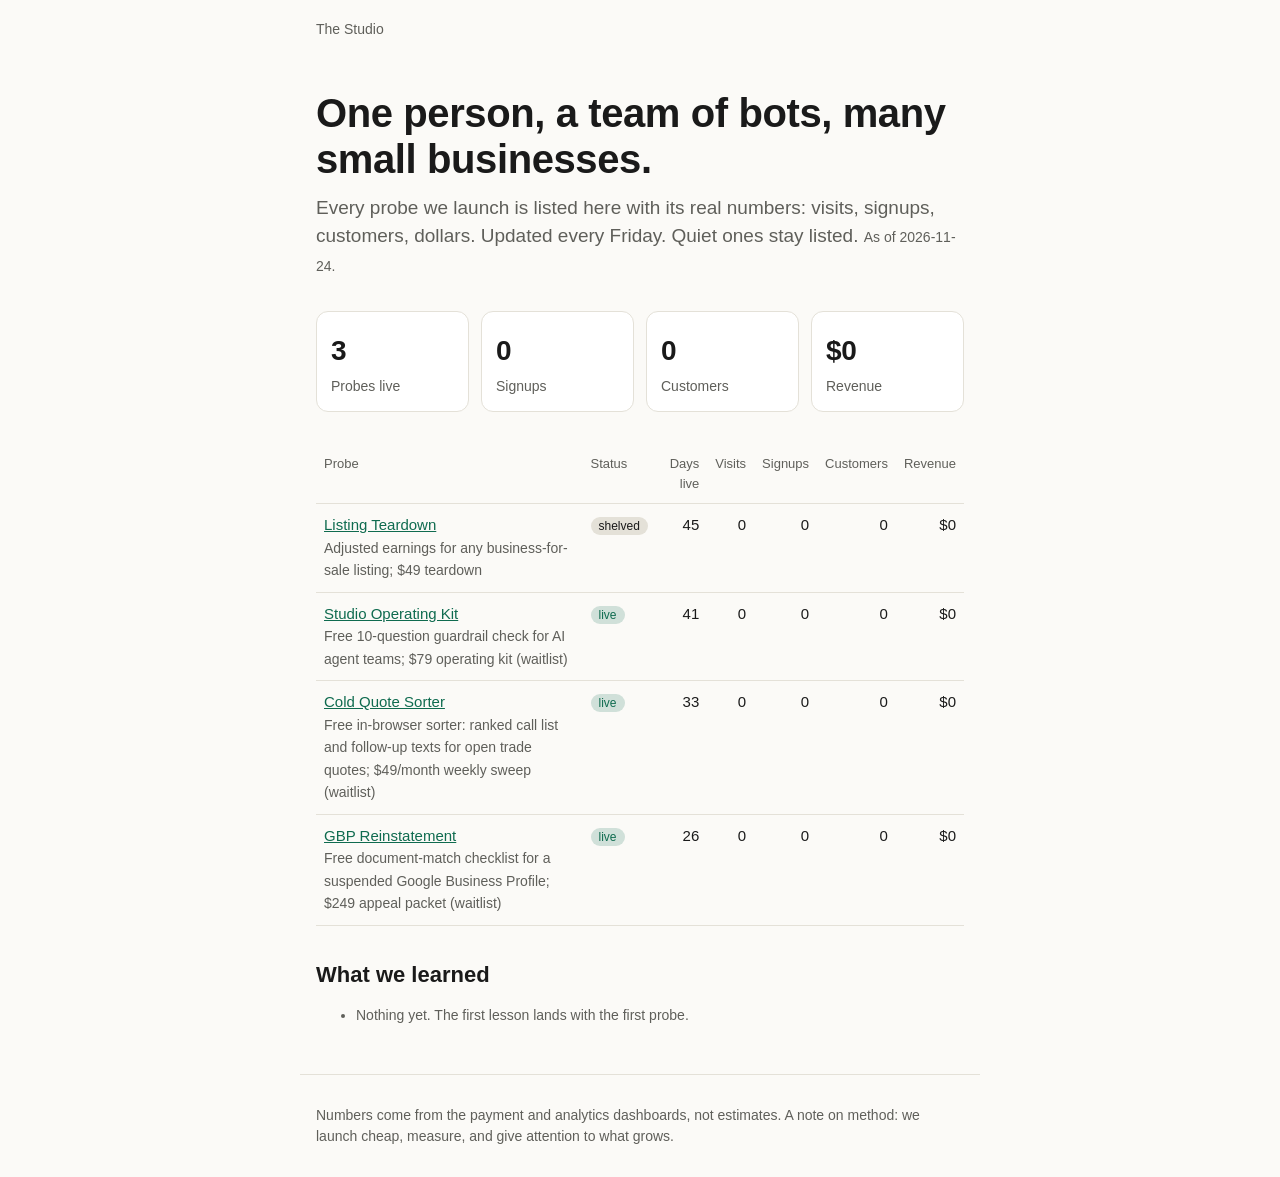
<file: index.html>
<!doctype html>
<html lang="en">
<head>
<meta charset="utf-8">
<meta name="viewport" content="width=device-width, initial-scale=1">
<title>The Studio, in numbers</title>
<meta name="description" content="A portfolio of small businesses run by one person and a team of bots. Every probe, every number, updated weekly.">
<link rel="stylesheet" href="shared/probe.css">
<style>
  table { width: 100%; border-collapse: collapse; font-variant-numeric: tabular-nums; font-size: 15px; }
  th, td { text-align: left; padding: 10px 8px; border-bottom: 1px solid var(--line); vertical-align: top; }
  th { color: var(--muted); font-weight: 500; font-size: 13px; }
  td.n { text-align: right; } th.n { text-align: right; }
  .status { font-size: 12px; padding: 2px 8px; border-radius: 999px; background: var(--line); }
  .status.live { background: color-mix(in srgb, var(--good) 18%, transparent); color: var(--good); }
  .status.venture { background: color-mix(in srgb, var(--accent) 25%, transparent); }
  .tiles { display: grid; grid-template-columns: repeat(auto-fit, minmax(140px, 1fr)); gap: 12px; margin: 20px 0; }
  .tile { background: var(--card); border: 1px solid var(--line); border-radius: 12px; padding: 14px; }
  .tile .big { font-size: 28px; }
  .tile .small { margin: 0; }
</style>
</head>
<body>
<header class="wrap"><a class="studio" href="./">The Studio</a></header>
<main class="wrap">
  <section class="hero">
    <h1>One person, a team of bots, many small businesses.</h1>
    <p class="lede">Every probe we launch is listed here with its real numbers: visits, signups, customers, dollars. Updated every Friday. Quiet ones stay listed. <span id="asof" class="small"></span></p>
  </section>
  <section class="tiles" id="tiles"></section>
  <section>
    <table id="table">
      <thead><tr><th>Probe</th><th>Status</th><th class="n">Days live</th><th class="n">Visits</th><th class="n">Signups</th><th class="n">Customers</th><th class="n">Revenue</th></tr></thead>
      <tbody></tbody>
    </table>
    <p class="small" id="empty" hidden>Nothing live yet. First probes ship this week.</p>
  </section>
  <section id="learned"><h2>What we learned</h2><ul id="learned-list" class="small"></ul></section>
</main>
<footer class="wrap small"><p>Numbers come from the payment and analytics dashboards, not estimates. A note on method: we launch cheap, measure, and give attention to what grows.</p></footer>
<script>
fetch("dashboard.json", { cache: "no-store" }).then(function (r) { return r.json(); }).then(function (d) {
  document.getElementById("asof").textContent = d.asOf ? "As of " + d.asOf + "." : "";
  var probes = d.probes || [];
  var sum = function (k) { return probes.reduce(function (a, p) { return a + (+p[k] || 0); }, 0); };
  var live = probes.filter(function (p) { return p.status === "live" || p.status === "venture"; }).length;
  var tiles = [["Probes live", live], ["Signups", sum("signups")], ["Customers", sum("customers")], ["Revenue", "$" + sum("revenue").toLocaleString("en-US")]];
  document.getElementById("tiles").innerHTML = tiles.map(function (t) { return '<div class="tile"><div class="big">' + t[1] + '</div><p class="small">' + t[0] + '</p></div>'; }).join("");
  var tb = document.querySelector("#table tbody");
  if (!probes.length) { document.getElementById("empty").hidden = false; document.getElementById("table").hidden = true; }
  var today = new Date();
  tb.innerHTML = probes.map(function (p) {
    var days = p.launched ? Math.max(0, Math.round((today - new Date(p.launched)) / 864e5)) : "—";
    var name = p.url ? '<a href="' + p.url + '">' + p.name + '</a>' : p.name;
    return "<tr><td>" + name + '<br><span class="small">' + (p.offer || "") + "</span></td><td><span class=\"status " + p.status + '">' + p.status + "</span></td><td class=\"n\">" + days + '</td><td class="n">' + (p.visits ?? "—") + '</td><td class="n">' + (p.signups ?? "—") + '</td><td class="n">' + (p.customers ?? "—") + '</td><td class="n">$' + (+p.revenue || 0).toLocaleString("en-US") + "</td></tr>";
  }).join("");
  document.getElementById("learned-list").innerHTML = (d.learned || []).map(function (l) { return "<li>" + l + "</li>"; }).join("") || "<li>Nothing yet. The first lesson lands with the first probe.</li>";
}).catch(function () { document.getElementById("empty").hidden = false; });
</script>
<!-- Cloudflare Web Analytics --><script defer src='https://static.cloudflareinsights.com/beacon.min.js' data-cf-beacon='{"token": "9410894e9e6a44709dacf789117d0cad"}'></script>
</body>
</html>
</file>
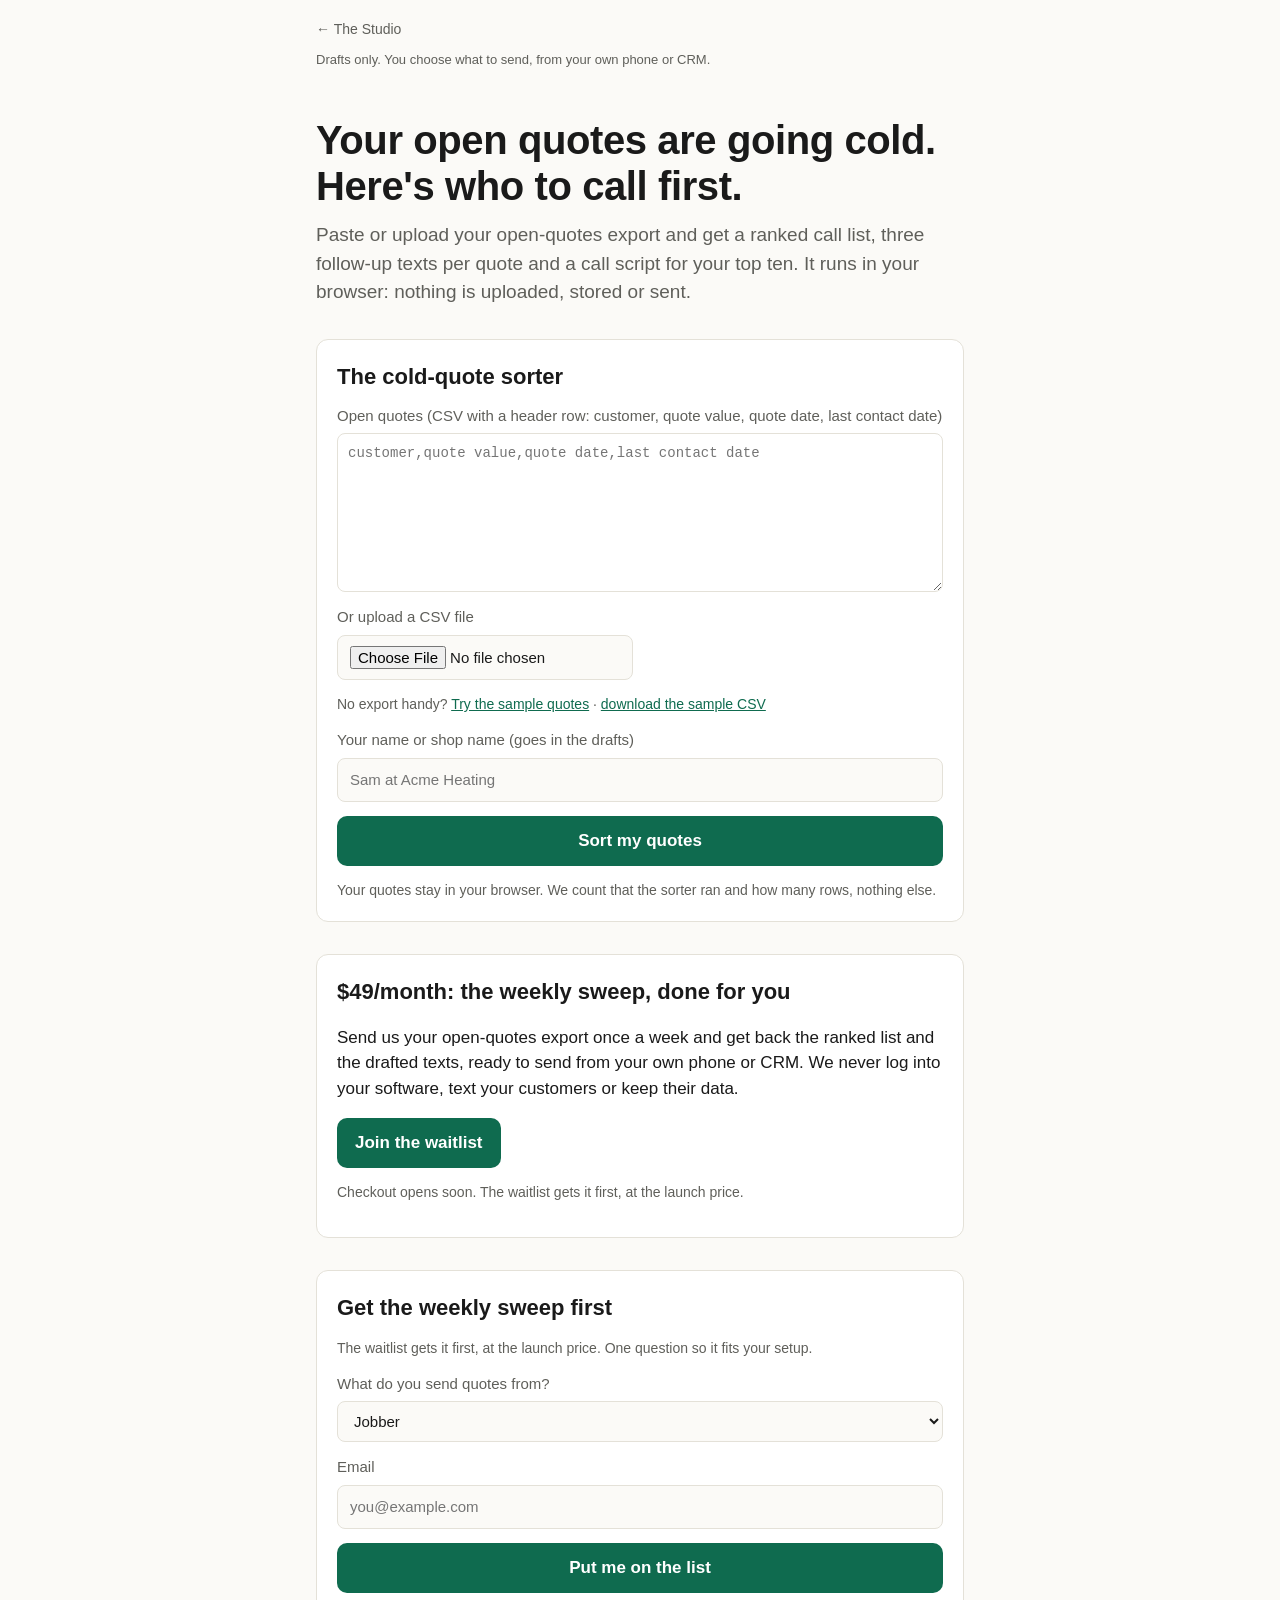
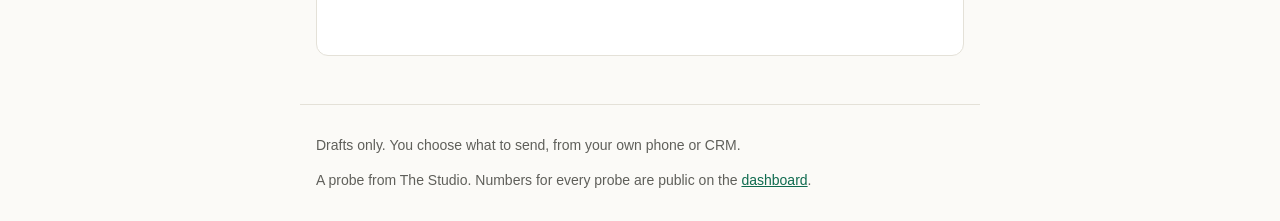
<file: cold-quote-sorter/index.html>
<!doctype html>
<html lang="en">
<head>
<meta charset="utf-8">
<meta name="viewport" content="width=device-width, initial-scale=1">
<title>Who to call first on your open quotes</title>
<meta name="description" content="A free in-browser sorter for HVAC, plumbing, roofing and painting shops: paste your open quotes, get a ranked call list, drafted follow-up texts and a call script.">
<link rel="stylesheet" href="../shared/probe.css">
<script src="config.js"></script>
</head>
<body>
<header class="wrap">
  <a class="studio" href="../">← <span data-studio-name>The Studio</span></a>
  <p class="disclaimer" data-disclaimer>Drafts only. You choose what to send, from your own phone or CRM.</p>
</header>

<main class="wrap">
  <section class="hero">
    <h1>Your open quotes are going cold. Here's who to call first.</h1>
    <p class="lede">Paste or upload your open-quotes export and get a ranked call list, three follow-up texts per quote and a call script for your top ten. It runs in your browser: nothing is uploaded, stored or sent.</p>
  </section>

  <section class="tool" id="tool">
    <h2>The cold-quote sorter</h2>
    <form id="tool-form" onsubmit="return false" autocomplete="off">
      <label>Open quotes (CSV with a header row: customer, quote value, quote date, last contact date)
        <textarea name="csv" id="csv" rows="7" spellcheck="false" style="width:100%;font:14px/1.4 ui-monospace,Menlo,monospace;padding:10px;border:1px solid var(--line);border-radius:8px;background:transparent;color:inherit" placeholder="customer,quote value,quote date,last contact date"></textarea></label>
      <div class="row">
        <label>Or upload a CSV file <input type="file" id="file" accept=".csv,text/csv,text/plain"></label>
      </div>
      <p class="small" style="margin:0">No export handy? <a href="#" id="sample">Try the sample quotes</a> · <a href="#" id="sample-dl" download="sample-open-quotes.csv">download the sample CSV</a></p>
      <div id="mapping" hidden>
        <p class="small" style="margin:8px 0 0">Check which column is which:</p>
        <div class="row">
          <label>Customer <select name="m_customer"></select></label>
          <label>Quote value <select name="m_value"></select></label>
        </div>
        <div class="row">
          <label>Quote date <select name="m_date"></select></label>
          <label>Last contact date <select name="m_touch"></select></label>
        </div>
      </div>
      <label>Your name or shop name (goes in the drafts) <input type="text" name="sender" placeholder="Sam at Acme Heating"></label>
      <button type="button" class="primary" id="run">Sort my quotes</button>
      <p class="small" style="margin:0">Your quotes stay in your browser. We count that the sorter ran and how many rows, nothing else.</p>
    </form>
    <div id="result" class="result" hidden></div>
  </section>

  <section class="paid" id="paid">
    <h2>$49/month: the weekly sweep, done for you</h2>
    <p>Send us your open-quotes export once a week and get back the ranked list and the drafted texts, ready to send from your own phone or CRM. We never log into your software, text your customers or keep their data.</p>
    <a class="primary" id="paid-cta" href="#" target="_blank" rel="noopener">Loading…</a>
    <p class="small" id="paid-note"></p>
  </section>

  <section class="capture" id="capture">
    <h2>Get the weekly sweep first</h2>
    <p class="small">The waitlist gets it first, at the launch price. One question so it fits your setup.</p>
    <form id="capture-form" onsubmit="return false">
      <label>What do you send quotes from?
        <select name="software">
          <option value="jobber">Jobber</option>
          <option value="servicetitan">ServiceTitan</option>
          <option value="housecall-pro">Housecall Pro</option>
          <option value="paper-or-spreadsheet">Paper or a spreadsheet</option>
          <option value="other">Other</option>
        </select></label>
      <label>Email <input type="email" name="email" required autocomplete="email" placeholder="you@example.com"></label>
      <button type="button" class="primary" id="capture-btn">Put me on the list</button>
      <p class="small" id="capture-msg" aria-live="polite"></p>
    </form>
  </section>
</main>

<footer class="wrap small">
  <p data-disclaimer-footer></p>
  <p>A probe from <span data-studio-name>The Studio</span>. Numbers for every probe are public on the <a href="../">dashboard</a>.</p>
</footer>

<script src="../shared/probe.js"></script>
<script src="tool.js"></script>
</body>
</html>
</file>
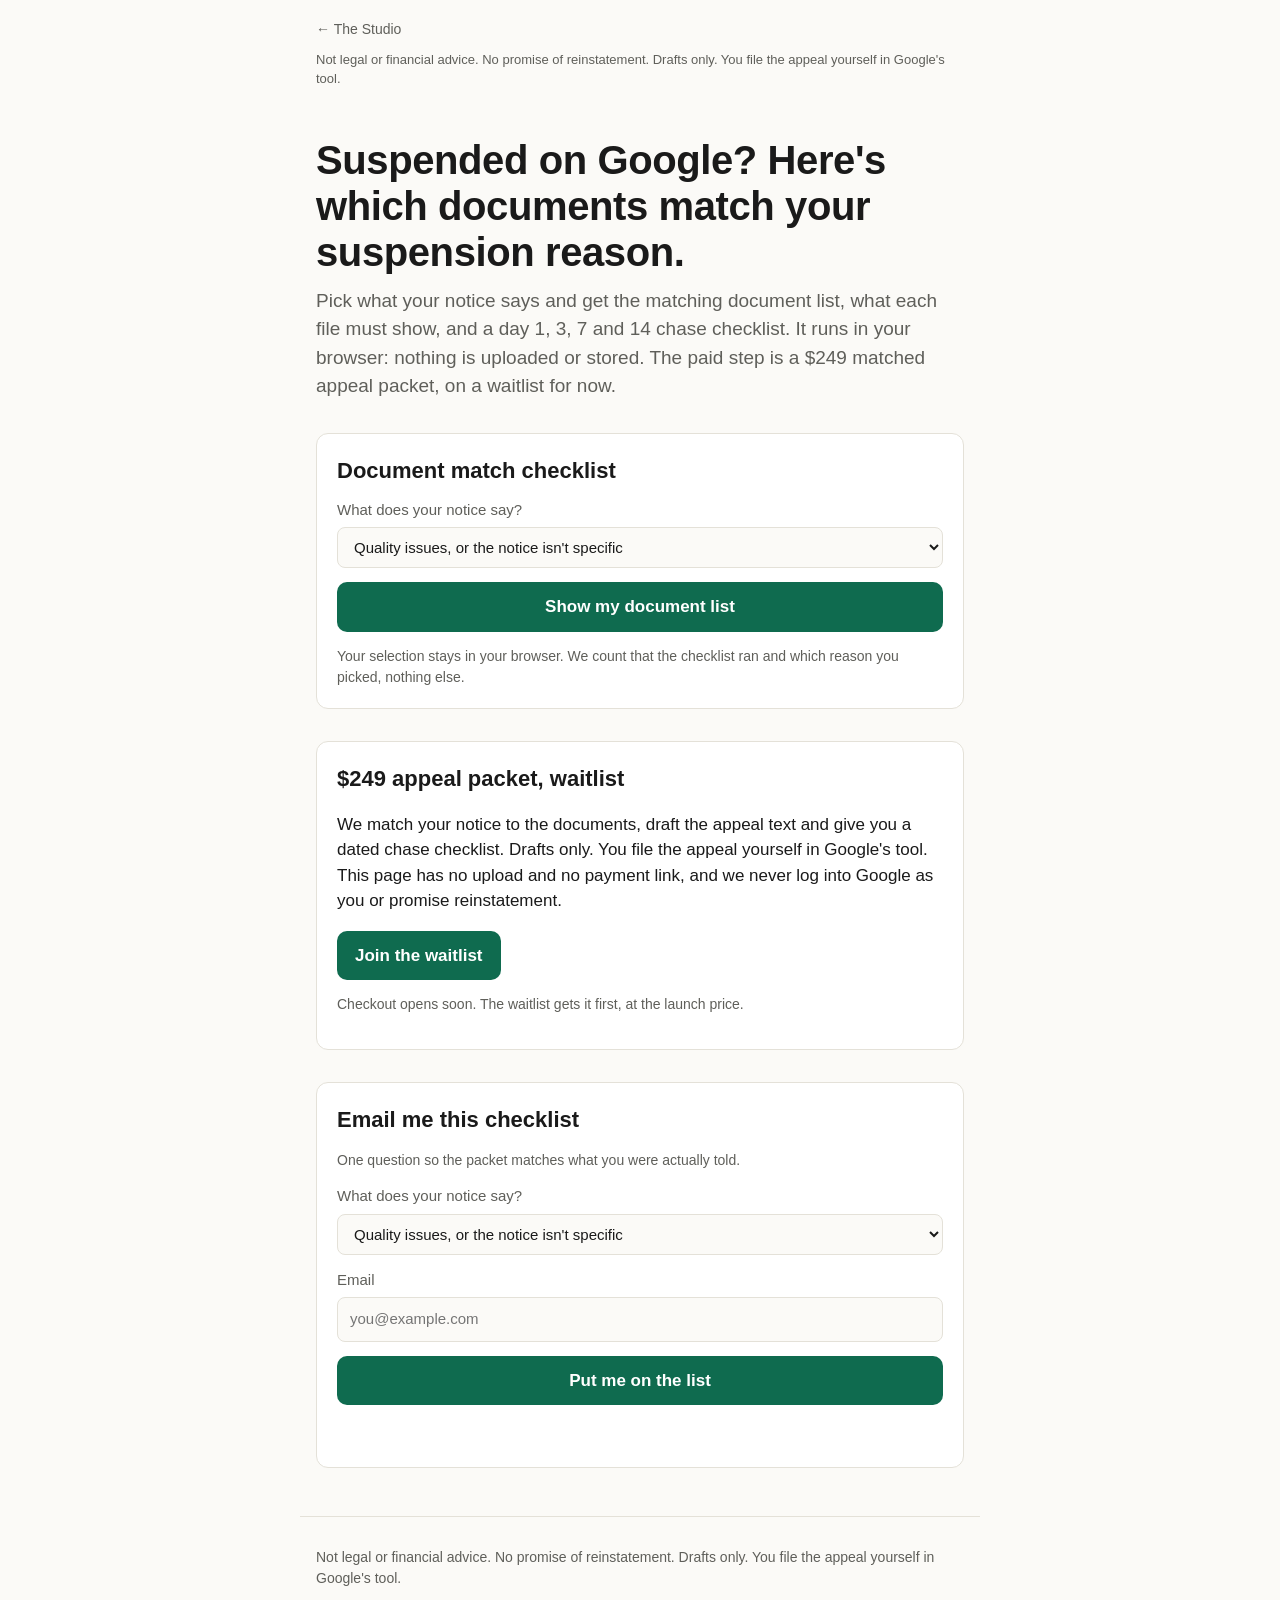
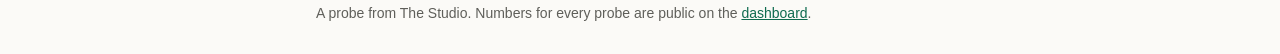
<file: gbp-reinstatement/index.html>
<!doctype html>
<html lang="en">
<head>
<meta charset="utf-8">
<meta name="viewport" content="width=device-width, initial-scale=1">
<title>Which documents match your Google Business Profile suspension</title>
<meta name="description" content="A free in-browser checklist for US local-business owners whose Google Business Profile is suspended: the documents that match your notice, what each must show, and a day 1/3/7/14 chase plan.">
<link rel="stylesheet" href="../shared/probe.css">
<script src="config.js"></script>
</head>
<body>
<header class="wrap">
  <a class="studio" href="../">← <span data-studio-name>The Studio</span></a>
  <p class="disclaimer" data-disclaimer>Not legal or financial advice. No promise of reinstatement. Drafts only. You file the appeal yourself in Google's tool.</p>
</header>

<main class="wrap">
  <section class="hero">
    <h1>Suspended on Google? Here's which documents match your suspension reason.</h1>
    <p class="lede">Pick what your notice says and get the matching document list, what each file must show, and a day 1, 3, 7 and 14 chase checklist. It runs in your browser: nothing is uploaded or stored. The paid step is a $249 matched appeal packet, on a waitlist for now.</p>
  </section>

  <section class="tool" id="tool">
    <h2>Document match checklist</h2>
    <form id="tool-form" onsubmit="return false" autocomplete="off">
      <label>What does your notice say?
        <select name="reason" id="reason"></select></label>
      <button type="button" class="primary" id="run">Show my document list</button>
      <p class="small" style="margin:0">Your selection stays in your browser. We count that the checklist ran and which reason you picked, nothing else.</p>
    </form>
    <div id="result" class="result" hidden></div>
  </section>

  <section class="paid" id="paid">
    <h2>$249 appeal packet, waitlist</h2>
    <p>We match your notice to the documents, draft the appeal text and give you a dated chase checklist. Drafts only. You file the appeal yourself in Google's tool. This page has no upload and no payment link, and we never log into Google as you or promise reinstatement.</p>
    <a class="primary" id="paid-cta" href="#" target="_blank" rel="noopener">Loading…</a>
    <p class="small" id="paid-note"></p>
  </section>

  <section class="capture" id="capture">
    <h2>Email me this checklist</h2>
    <p class="small">One question so the packet matches what you were actually told.</p>
    <form id="capture-form" onsubmit="return false">
      <label>What does your notice say?
        <select name="notice" id="notice"></select></label>
      <label>Email <input type="email" name="email" required autocomplete="email" placeholder="you@example.com"></label>
      <button type="button" class="primary" id="capture-btn">Put me on the list</button>
      <p class="small" id="capture-msg" aria-live="polite"></p>
    </form>
  </section>
</main>

<footer class="wrap small">
  <p data-disclaimer-footer></p>
  <p>A probe from <span data-studio-name>The Studio</span>. Numbers for every probe are public on the <a href="../">dashboard</a>.</p>
</footer>

<script src="../shared/probe.js"></script>
<script src="tool.js"></script>
</body>
</html>
</file>
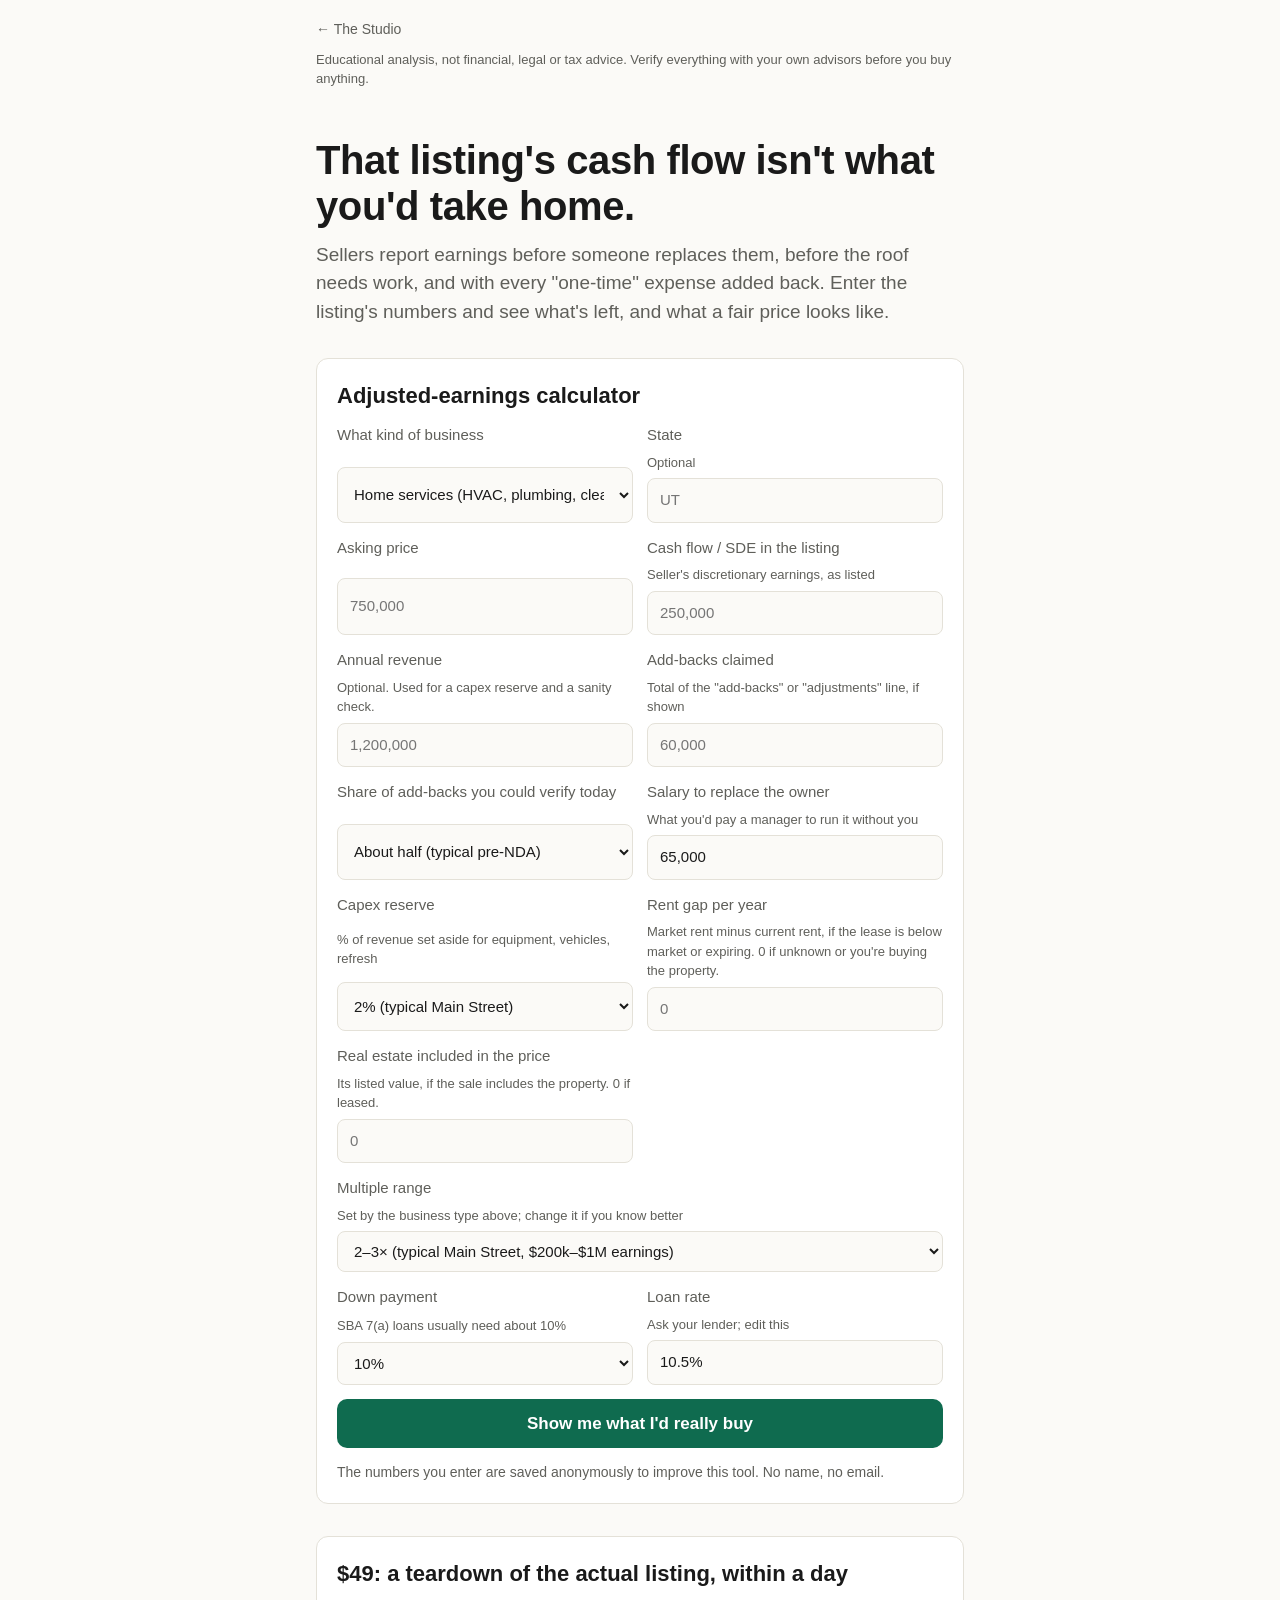
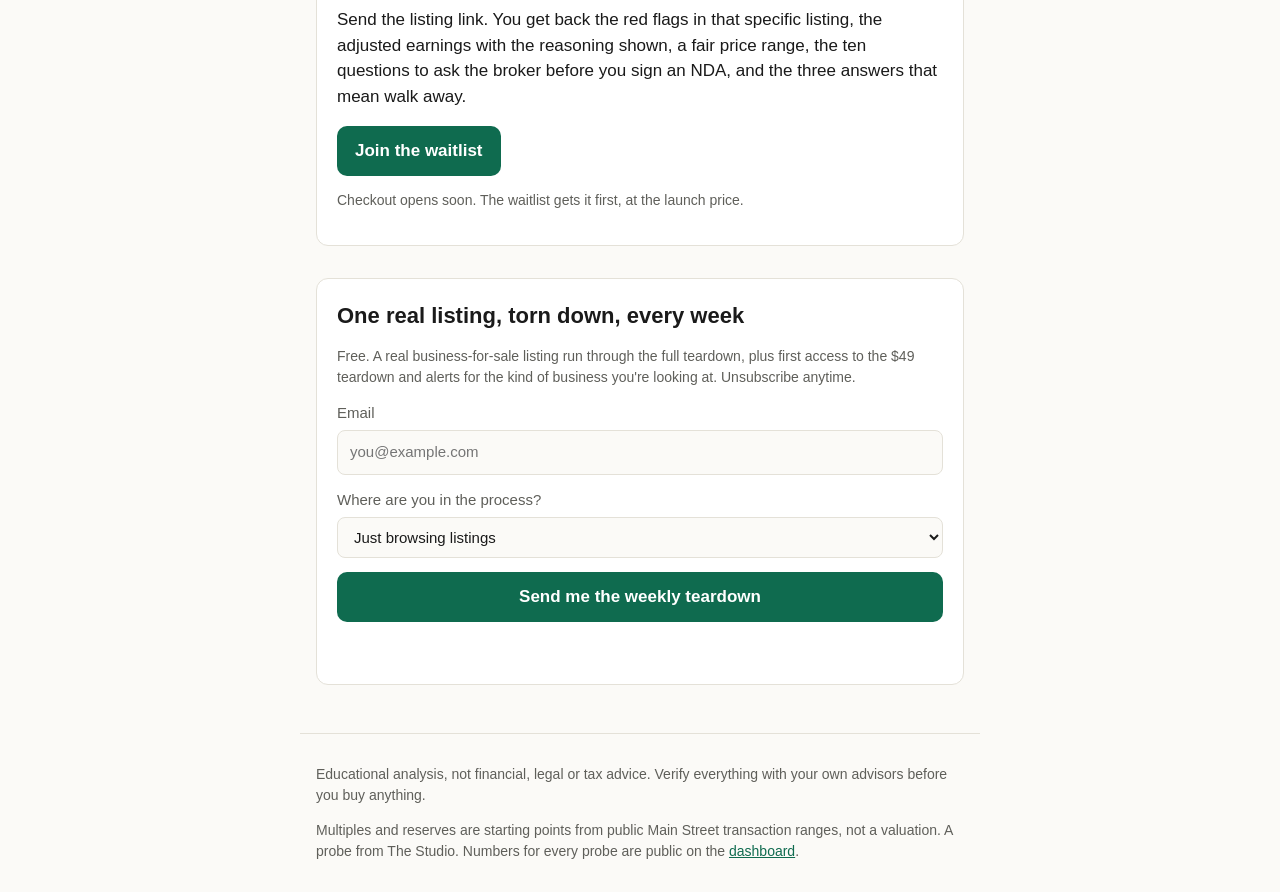
<file: listing-teardown/index.html>
<!doctype html>
<html lang="en">
<head>
<meta charset="utf-8">
<meta name="viewport" content="width=device-width, initial-scale=1">
<title>What you're really buying</title>
<meta name="description" content="Paste the numbers from any business-for-sale listing and see the earnings you'd actually take home, a fair price range, and the questions to ask the broker.">
<link rel="stylesheet" href="../shared/probe.css">
<script src="config.js"></script>
</head>
<body>
<header class="wrap">
  <a class="studio" href="../">← <span data-studio-name>The Studio</span></a>
  <p class="disclaimer" data-disclaimer>Educational analysis, not financial, legal or tax advice. Verify everything with your own advisors before you buy anything.</p>
</header>

<main class="wrap">
  <section class="hero">
    <h1>That listing's cash flow isn't what you'd take home.</h1>
    <p class="lede">Sellers report earnings before someone replaces them, before the roof needs work, and with every "one-time" expense added back. Enter the listing's numbers and see what's left, and what a fair price looks like.</p>
  </section>

  <section class="tool" id="tool">
    <h2>Adjusted-earnings calculator</h2>
    <form id="tool-form" onsubmit="return false" autocomplete="off">
      <div class="row">
        <label>What kind of business
          <select name="industry">
            <option value="carwash">Car wash</option>
            <option value="laundromat">Laundromat</option>
            <option value="homeservices" selected>Home services (HVAC, plumbing, cleaning…)</option>
            <option value="auto">Auto repair</option>
            <option value="restaurant">Restaurant or café</option>
            <option value="ecommerce">E-commerce or online</option>
            <option value="other">Something else</option>
          </select></label>
        <label>State <small>Optional</small><input type="text" name="state" maxlength="2" placeholder="UT" style="text-transform:uppercase"></label>
      </div>
      <div class="row">
        <label>Asking price <input type="text" name="asking" inputmode="decimal" placeholder="750,000"></label>
        <label>Cash flow / SDE in the listing <small>Seller's discretionary earnings, as listed</small><input type="text" name="sde" inputmode="decimal" placeholder="250,000"></label>
      </div>
      <div class="row">
        <label>Annual revenue <small>Optional. Used for a capex reserve and a sanity check.</small><input type="text" name="revenue" inputmode="decimal" placeholder="1,200,000"></label>
        <label>Add-backs claimed <small>Total of the "add-backs" or "adjustments" line, if shown</small><input type="text" name="addbacks" inputmode="decimal" placeholder="60,000"></label>
      </div>
      <div class="row">
        <label>Share of add-backs you could verify today
          <select name="verify">
            <option value="1">All of them (documented)</option>
            <option value="0.5" selected>About half (typical pre-NDA)</option>
            <option value="0.25">A quarter</option>
            <option value="0">None (nothing shown yet)</option>
          </select></label>
        <label>Salary to replace the owner <small>What you'd pay a manager to run it without you</small><input type="text" name="salary" inputmode="decimal" value="65,000"></label>
      </div>
      <div class="row">
        <label>Capex reserve <small>% of revenue set aside for equipment, vehicles, refresh</small>
          <select name="capex">
            <option value="0.01">1% (light: services, online)</option>
            <option value="0.02" selected>2% (typical Main Street)</option>
            <option value="0.04">4% (heavy: fleets, kitchens, machines)</option>
          </select></label>
        <label>Rent gap per year <small>Market rent minus current rent, if the lease is below market or expiring. 0 if unknown or you're buying the property.</small><input type="text" name="rent" inputmode="decimal" placeholder="0"></label>
      </div>
      <div class="row">
        <label>Real estate included in the price <small>Its listed value, if the sale includes the property. 0 if leased.</small><input type="text" name="realestate" inputmode="decimal" placeholder="0"></label>
        <span></span>
      </div>
      <label>Multiple range <small>Set by the business type above; change it if you know better</small>
        <select name="mult">
          <option value="1.5,2.5">1.5–2.5× (owner-operated, under $200k earnings)</option>
          <option value="2,3" selected>2–3× (typical Main Street, $200k–$1M earnings)</option>
          <option value="2.5,3.5">2.5–3.5× (manager-run, recurring revenue)</option>
          <option value="3,4.5">3–4.5× (strong recurring, $1M+ earnings)</option>
        </select></label>
      <div class="row">
        <label>Down payment <small>SBA 7(a) loans usually need about 10%</small>
          <select name="down"><option value="0.1" selected>10%</option><option value="0.2">20%</option><option value="0.3">30%</option><option value="1">All cash</option></select></label>
        <label>Loan rate <small>Ask your lender; edit this</small><input type="text" name="rate" inputmode="decimal" value="10.5%"></label>
      </div>
      <button type="button" class="primary" id="run">Show me what I'd really buy</button>
      <p class="small" style="margin:0">The numbers you enter are saved anonymously to improve this tool. No name, no email.</p>
    </form>
    <div id="result" class="result" hidden></div>
  </section>

  <section class="paid" id="paid">
    <h2>$49: a teardown of the actual listing, within a day</h2>
    <p>Send the listing link. You get back the red flags in that specific listing, the adjusted earnings with the reasoning shown, a fair price range, the ten questions to ask the broker before you sign an NDA, and the three answers that mean walk away.</p>
    <a class="primary" id="paid-cta" href="#" target="_blank" rel="noopener">Loading…</a>
    <p class="small" id="paid-note"></p>
  </section>

  <section class="capture" id="capture">
    <h2>One real listing, torn down, every week</h2>
    <p class="small">Free. A real business-for-sale listing run through the full teardown, plus first access to the $49 teardown and alerts for the kind of business you're looking at. Unsubscribe anytime.</p>
    <form id="capture-form" onsubmit="return false">
      <label>Email <input type="email" name="email" required autocomplete="email" placeholder="you@example.com"></label>
      <label>Where are you in the process?
        <select name="stage">
          <option value="browsing">Just browsing listings</option>
          <option value="broker">Talking to a broker</option>
          <option value="nda">Under NDA or LOI</option>
          <option value="advisor">Advising a buyer (lender, CPA, attorney)</option>
          <option value="seller">Selling or brokering</option>
        </select></label>
      <button type="button" class="primary" id="capture-btn">Send me the weekly teardown</button>
      <p class="small" id="capture-msg" aria-live="polite"></p>
    </form>
  </section>
</main>

<footer class="wrap small">
  <p data-disclaimer-footer></p>
  <p>Multiples and reserves are starting points from public Main Street transaction ranges, not a valuation. A probe from <span data-studio-name>The Studio</span>. Numbers for every probe are public on the <a href="../">dashboard</a>.</p>
</footer>

<script src="../shared/probe.js"></script>
<script src="tool.js"></script>
</body>
</html>
</file>
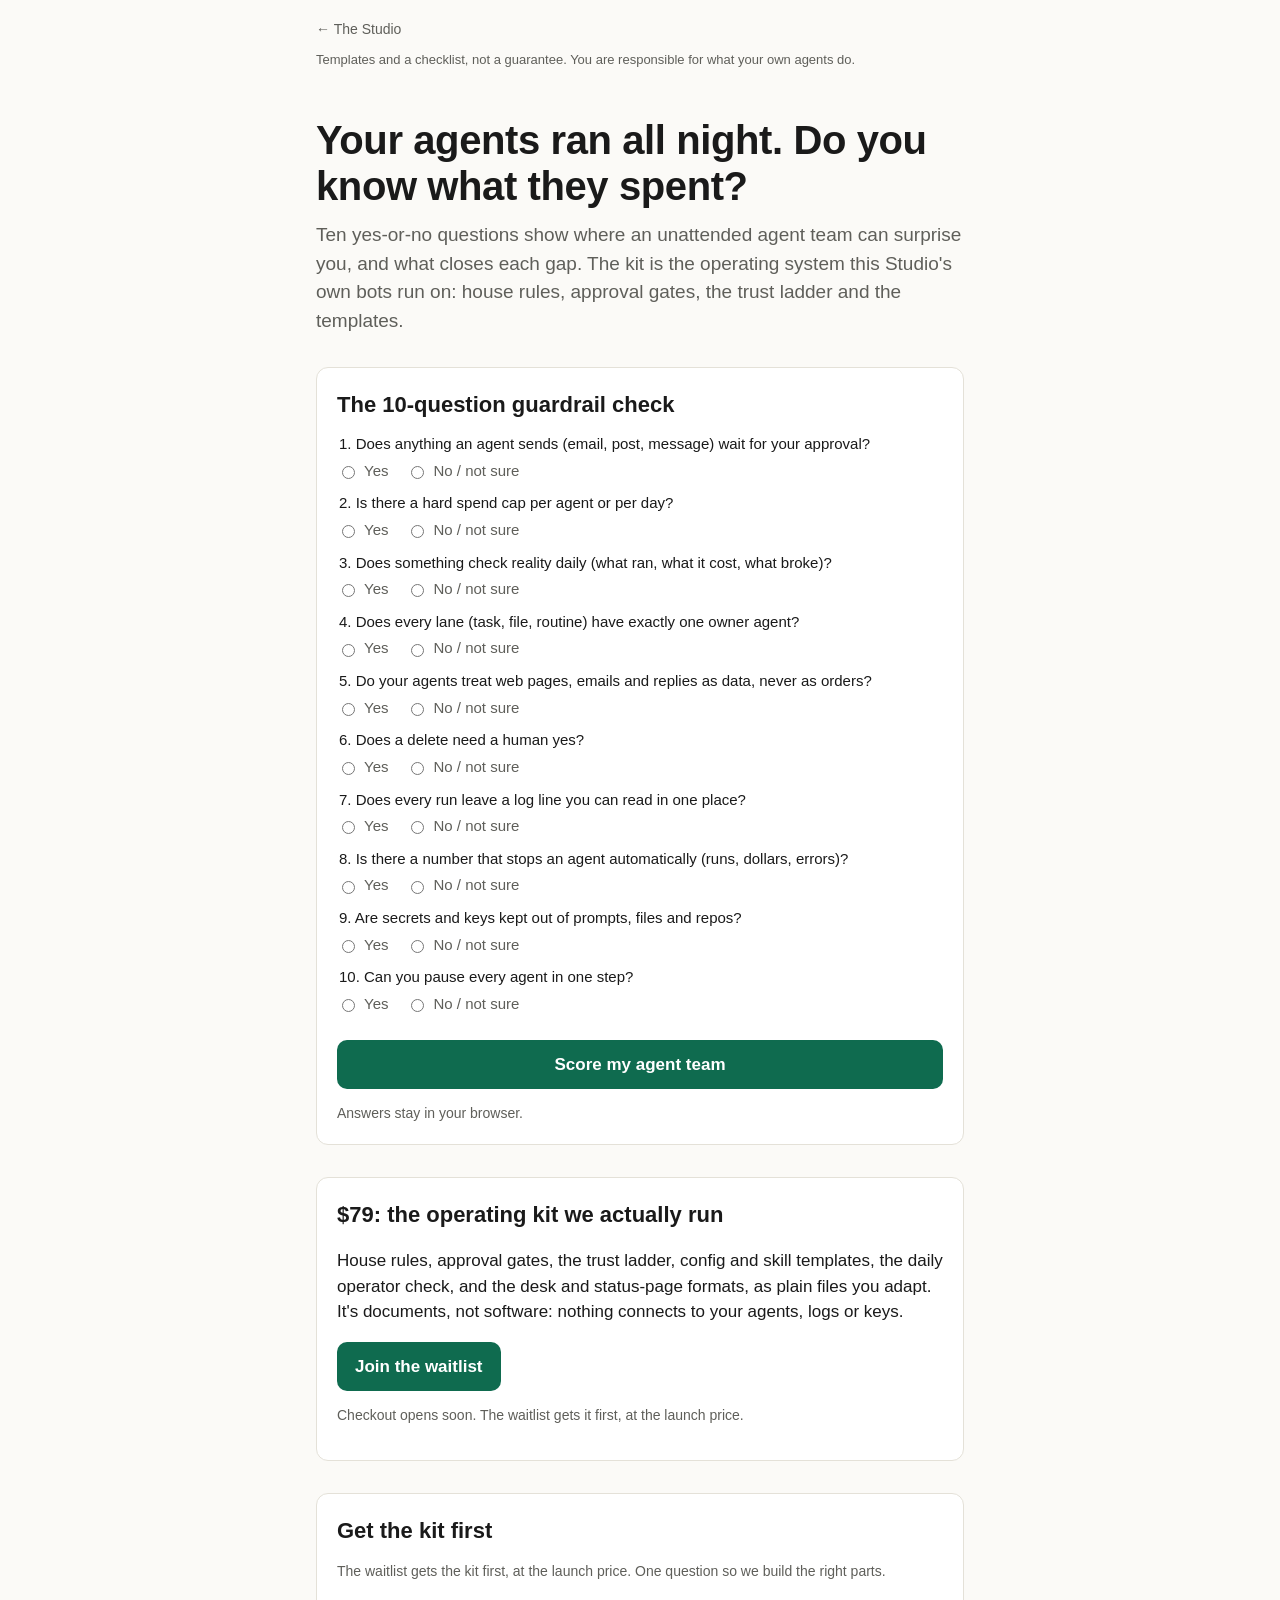
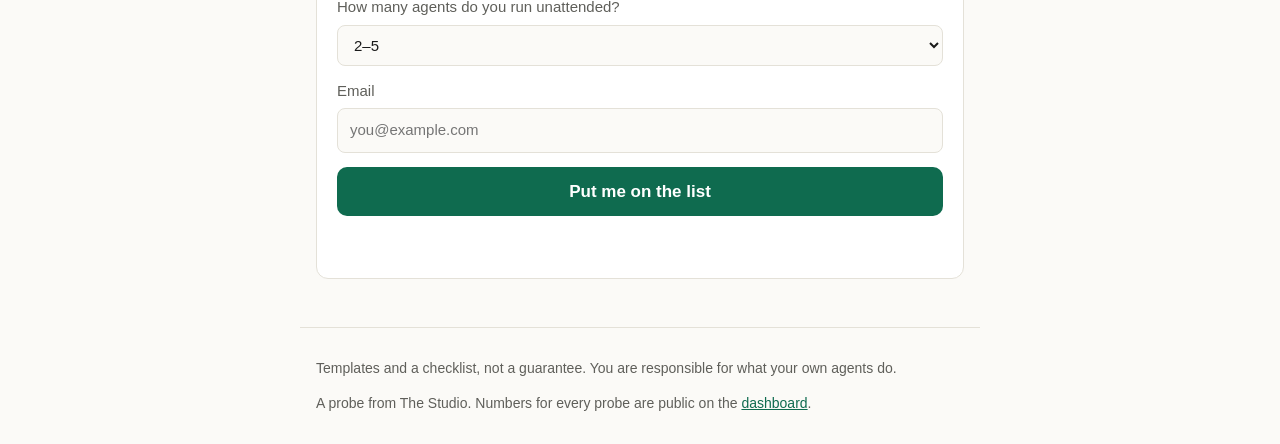
<file: studio-operating-kit/index.html>
<!doctype html>
<html lang="en">
<head>
<meta charset="utf-8">
<meta name="viewport" content="width=device-width, initial-scale=1">
<title>Guardrails for a team of AI agents</title>
<meta name="description" content="A free 10-question guardrail check for anyone running several AI agents unattended: your score, your gaps, and what closes each one.">
<link rel="stylesheet" href="../shared/probe.css">
<script src="config.js"></script>
</head>
<body>
<header class="wrap">
  <a class="studio" href="../">← <span data-studio-name>The Studio</span></a>
  <p class="disclaimer" data-disclaimer>Templates and a checklist, not a guarantee. You are responsible for what your own agents do.</p>
</header>

<main class="wrap">
  <section class="hero">
    <h1>Your agents ran all night. Do you know what they spent?</h1>
    <p class="lede">Ten yes-or-no questions show where an unattended agent team can surprise you, and what closes each gap. The kit is the operating system this Studio's own bots run on: house rules, approval gates, the trust ladder and the templates.</p>
  </section>

  <section class="tool" id="tool">
    <h2>The 10-question guardrail check</h2>
    <form id="tool-form" onsubmit="return false" autocomplete="off">
      <div id="questions"></div>
      <button type="button" class="primary" id="run">Score my agent team</button>
      <p class="small" style="margin:0" id="run-note">Answers stay in your browser.</p>
    </form>
    <div id="result" class="result" hidden></div>
  </section>

  <section class="paid" id="paid">
    <h2>$79: the operating kit we actually run</h2>
    <p>House rules, approval gates, the trust ladder, config and skill templates, the daily operator check, and the desk and status-page formats, as plain files you adapt. It's documents, not software: nothing connects to your agents, logs or keys.</p>
    <a class="primary" id="paid-cta" href="#" target="_blank" rel="noopener">Loading…</a>
    <p class="small" id="paid-note"></p>
  </section>

  <section class="capture" id="capture">
    <h2>Get the kit first</h2>
    <p class="small">The waitlist gets the kit first, at the launch price. One question so we build the right parts.</p>
    <form id="capture-form" onsubmit="return false">
      <label>How many agents do you run unattended?
        <select name="agents">
          <option value="none">None yet</option>
          <option value="1">1</option>
          <option value="2-5" selected>2–5</option>
          <option value="6+">6 or more</option>
        </select></label>
      <label>Email <input type="email" name="email" required autocomplete="email" placeholder="you@example.com"></label>
      <button type="button" class="primary" id="capture-btn">Put me on the list</button>
      <p class="small" id="capture-msg" aria-live="polite"></p>
    </form>
  </section>
</main>

<footer class="wrap small">
  <p data-disclaimer-footer></p>
  <p>A probe from <span data-studio-name>The Studio</span>. Numbers for every probe are public on the <a href="../">dashboard</a>.</p>
</footer>

<script src="../shared/probe.js"></script>
<script src="tool.js"></script>
</body>
</html>
</file>
<file: shared/probe.css>
/* Shared probe styles. One accent, system fonts, light and dark, phone-first. Don't decorate before you measure. */
:root {
  --bg: #fbfaf7; --fg: #1a1a1a; --muted: #5f5f5a; --line: #e4e1d8; --card: #ffffff;
  --accent: #0f6b4f; --accent-fg: #ffffff; --warn: #a15a00; --bad: #a3261f; --good: #0f6b4f;
}
@media (prefers-color-scheme: dark) {
  :root { --bg: #121311; --fg: #ecebe6; --muted: #a3a29b; --line: #2a2c28; --card: #1a1c19; --accent: #39b58f; --accent-fg: #0b1a14; --warn: #e0a24a; --bad: #e46b63; --good: #39b58f; }
}
* { box-sizing: border-box; }
html { -webkit-text-size-adjust: 100%; }
body { margin: 0; background: var(--bg); color: var(--fg); font: 17px/1.5 -apple-system, BlinkMacSystemFont, "Segoe UI", Roboto, Helvetica, Arial, sans-serif; }
.wrap { max-width: 680px; margin: 0 auto; padding: 16px; }
header.wrap { padding-bottom: 0; }
a { color: var(--accent); }
.studio { text-decoration: none; font-size: 14px; color: var(--muted); }
.disclaimer { font-size: 13px; color: var(--muted); margin: 8px 0 0; }
h1 { font-size: clamp(28px, 6vw, 40px); line-height: 1.15; margin: 24px 0 12px; letter-spacing: -0.01em; }
h2 { font-size: 22px; margin: 0 0 12px; }
.lede { font-size: 19px; color: var(--muted); margin: 0 0 8px; }
section { margin: 32px 0; }
.tool, .paid, .capture { background: var(--card); border: 1px solid var(--line); border-radius: 12px; padding: 20px; }
form { display: grid; gap: 14px; }
label { display: grid; gap: 6px; font-size: 15px; color: var(--muted); }
label small { color: var(--muted); font-size: 13px; }
input, select { font: inherit; color: var(--fg); background: var(--bg); border: 1px solid var(--line); border-radius: 8px; padding: 10px 12px; width: 100%; }
input:focus, select:focus { outline: 2px solid var(--accent); outline-offset: 1px; }
.row { display: grid; grid-template-columns: 1fr 1fr; gap: 14px; }
@media (max-width: 480px) { .row { grid-template-columns: 1fr; } }
button, .primary { font: inherit; font-weight: 600; cursor: pointer; }
.primary { display: inline-block; background: var(--accent); color: var(--accent-fg); border: 0; border-radius: 10px; padding: 12px 18px; text-decoration: none; text-align: center; }
.primary[aria-disabled="true"] { opacity: .55; pointer-events: none; }
.secondary { background: transparent; color: var(--accent); border: 1px solid var(--accent); border-radius: 10px; padding: 10px 16px; }
.result { margin-top: 20px; border-top: 1px solid var(--line); padding-top: 16px; }
.big { font-size: 34px; font-weight: 700; letter-spacing: -0.01em; margin: 4px 0; }
.kv { display: grid; grid-template-columns: 1fr auto; gap: 6px 16px; margin: 12px 0; font-variant-numeric: tabular-nums; }
.kv dt { color: var(--muted); } .kv dd { margin: 0; text-align: right; }
.flag { padding: 10px 12px; border-radius: 8px; margin: 8px 0; font-size: 15px; background: color-mix(in srgb, var(--warn) 12%, transparent); border-left: 3px solid var(--warn); }
.flag.bad { background: color-mix(in srgb, var(--bad) 12%, transparent); border-left-color: var(--bad); }
.flag.good { background: color-mix(in srgb, var(--good) 12%, transparent); border-left-color: var(--good); }
.small { font-size: 14px; color: var(--muted); }
footer { border-top: 1px solid var(--line); margin-top: 40px; padding-top: 16px; }
ol.q { padding-left: 20px; } ol.q li { margin: 6px 0; }
.locked { color: var(--muted); font-style: italic; }
</file>
